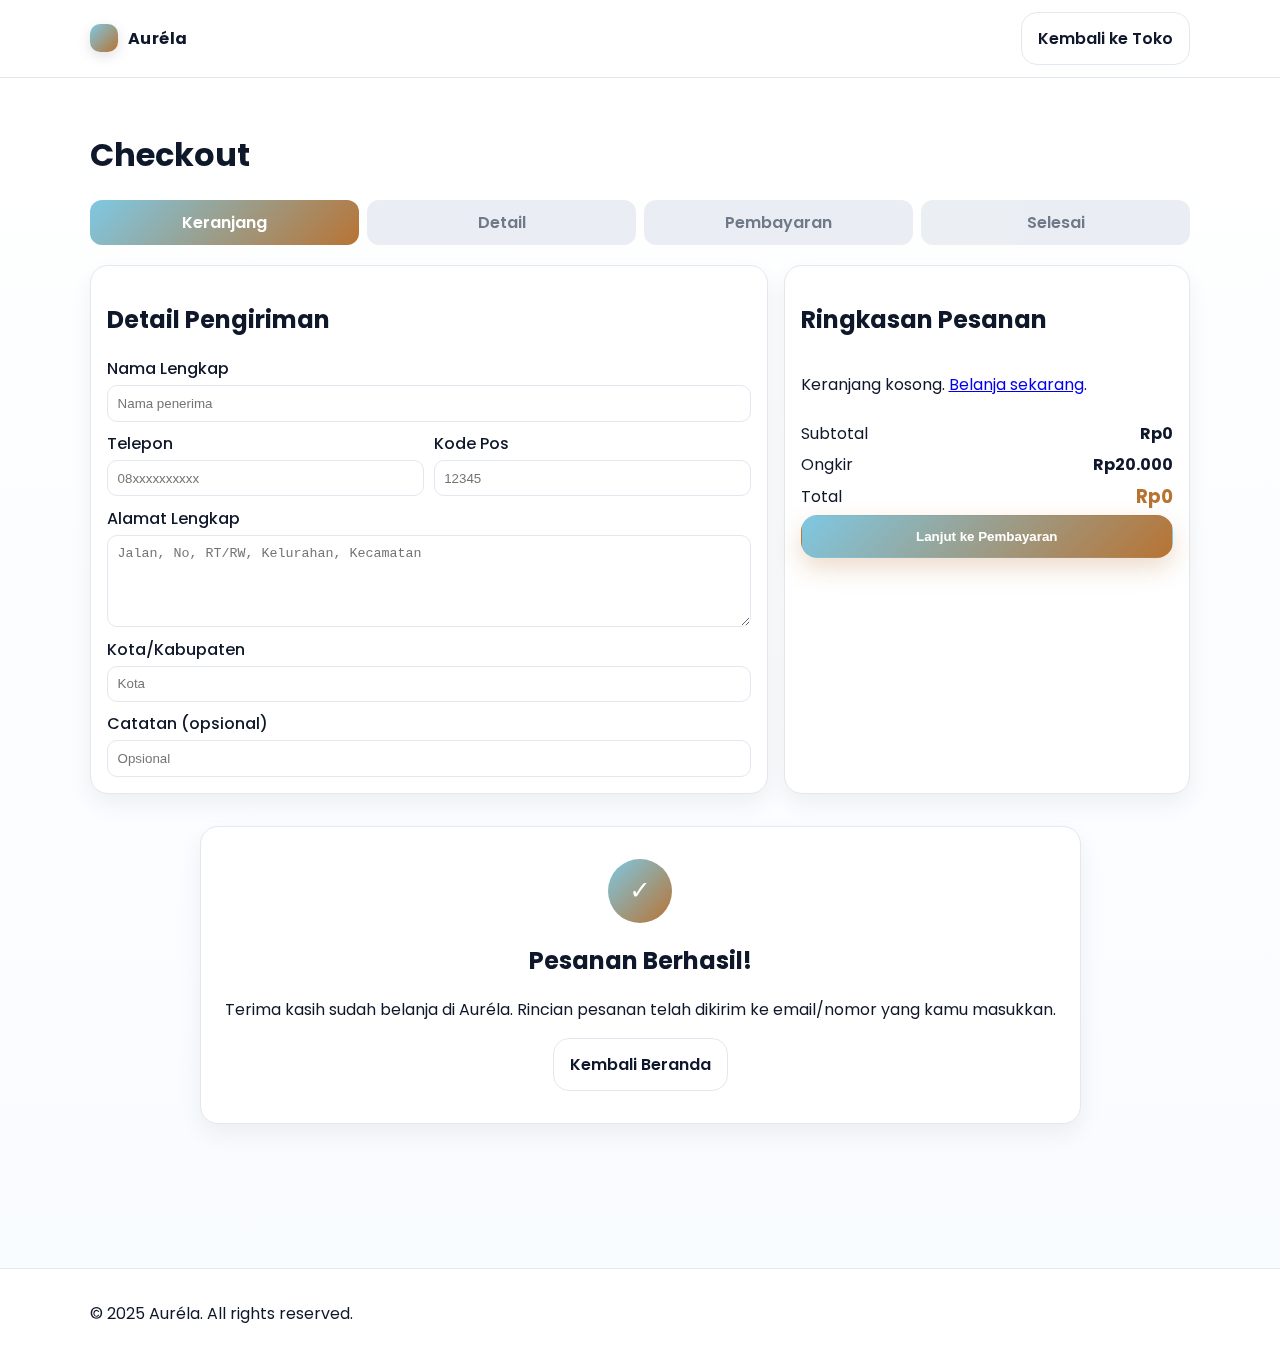
<file: checkout.html>
<!DOCTYPE html>
<html lang="id">
<head>
  <meta charset="utf-8" />
  <meta name="viewport" content="width=device-width, initial-scale=1" />
  <title>Auréla — Checkout</title>
  <link rel="preconnect" href="https://fonts.googleapis.com">
  <link rel="preconnect" href="https://fonts.gstatic.com" crossorigin>
  <link href="https://fonts.googleapis.com/css2?family=Poppins:wght@300;400;500;600&display=swap" rel="stylesheet">
  <link rel="stylesheet" href="styles.css" />
</head>
<body class="checkout-body">
  <header class="nav">
    <div class="container nav-inner">
      <div class="brand">
        <span class="logo-icon"></span>
        <span class="brand-name">Auréla</span>
      </div>
      <a href="index.html" class="btn ghost">Kembali ke Toko</a>
    </div>
  </header>

  <main class="container checkout">
    <h1>Checkout</h1>

    <div class="progress">
      <div class="progress-step active" data-step="1">Keranjang</div>
      <div class="progress-step" data-step="2">Detail</div>
      <div class="progress-step" data-step="3">Pembayaran</div>
      <div class="progress-step" data-step="4">Selesai</div>
    </div>

    <div class="checkout-grid">
      <section class="card">
        <h2>Detail Pengiriman</h2>
        <form id="shipForm" class="form">
          <label>Nama Lengkap<input required name="name" placeholder="Nama penerima"></label>
          <div class="row">
            <label>Telepon<input required name="phone" placeholder="08xxxxxxxxxx"></label>
            <label>Kode Pos<input required name="zip" placeholder="12345" pattern="\d{5}"></label>
          </div>
          <label>Alamat Lengkap<textarea required name="address" placeholder="Jalan, No, RT/RW, Kelurahan, Kecamatan"></textarea></label>
          <label>Kota/Kabupaten<input required name="city" placeholder="Kota"></label>
          <label>Catatan (opsional)<input name="note" placeholder="Opsional"></label>
        </form>
      </section>

      <aside class="card order">
        <h2>Ringkasan Pesanan</h2>
        <div id="orderItems"></div>
        <div class="split">
          <span>Subtotal</span><strong id="orderSubtotal">Rp0</strong>
        </div>
        <div class="split">
          <span>Ongkir</span><strong id="orderShip">Rp20.000</strong>
        </div>
        <div class="split total">
          <span>Total</span><strong id="orderTotal">Rp0</strong>
        </div>
        <button id="toPayment" class="btn primary wfull">Lanjut ke Pembayaran</button>
      </aside>
    </div>

    <section class="card payment hidden" id="paymentSection">
      <h2>Pembayaran</h2>
      <form id="payForm" class="form">
        <label><input type="radio" name="pay" value="transfer" checked> Transfer Bank</label>
        <label><input type="radio" name="pay" value="ewallet"> E-Wallet</label>
        <label><input type="radio" name="pay" value="cod"> Bayar di Tempat (COD)</label>
      </form>
      <button id="placeOrder" class="btn primary">Buat Pesanan</button>
    </section>

    <section class="success hidden" id="successSection" aria-live="polite">
      <div class="success-card">
        <div class="checkmark">✓</div>
        <h2>Pesanan Berhasil!</h2>
        <p>Terima kasih sudah belanja di Auréla. Rincian pesanan telah dikirim ke email/nomor yang kamu masukkan.</p>
        <a href="index.html" class="btn ghost">Kembali Beranda</a>
      </div>
    </section>
  </main>

  <footer class="footer">
    <div class="container foot-inner">
      <p>© 2025 Auréla. All rights reserved.</p>
    </div>
  </footer>

  <script src="app.js"></script>
</body>
</html>
</file>
<file: styles.css>
:root{
  --sky:#7EC8E3;
  --copper:#B87333;
  --dark:#0f172a;
  --light:#f8fafc;
  --muted:#64748b;
}
*{box-sizing:border-box}
html,body{margin:0;padding:0;font-family:Poppins,system-ui,-apple-system,Segoe UI,Roboto,'Helvetica Neue',Arial,sans-serif;color:var(--dark);background:#fff;scroll-behavior:smooth}
.container{max-width:1100px;margin:0 auto;padding:0 1rem}

/* Nav */
.nav{position:sticky;top:0;background:linear-gradient(180deg,#fff,rgba(255,255,255,.9));backdrop-filter:saturate(120%) blur(6px);border-bottom:1px solid #e2e8f0;z-index:10}
.nav-inner{display:flex;align-items:center;justify-content:space-between;gap:.75rem;padding:.75rem 0}
.brand{display:flex;align-items:center;gap:.6rem;font-weight:700}
.logo-icon{width:28px;height:28px;border-radius:10px;background:linear-gradient(135deg,var(--sky),var(--copper));box-shadow:0 4px 14px rgba(0,0,0,.12)}
.brand-name{letter-spacing:.5px}
.menu a{color:var(--muted);text-decoration:none;margin:0 .6rem;font-weight:500}
.menu a:hover{color:var(--dark)}
.actions{display:flex;align-items:center;gap:.5rem}
.icon-btn, .cart-btn{display:inline-flex;align-items:center;justify-content:center;gap:.4rem;background:#fff;border:1px solid #e2e8f0;border-radius:14px;padding:.5rem .6rem;cursor:pointer;transition:.2s transform, .3s box-shadow}
.icon-btn:hover,.cart-btn:hover{transform:translateY(-1px);box-shadow:0 6px 16px rgba(0,0,0,.08)}
.cart-count{background:var(--copper);color:#fff;border-radius:999px;padding:.05rem .4rem;font-size:.75rem}

/* Hero */
.hero{display:grid;grid-template-columns:1.1fr .9fr;gap:2rem;align-items:center;padding:3rem 1rem}
.eyebrow{color:var(--copper);font-weight:600;letter-spacing:.6px;margin:0 0 .25rem}
.hero h1{font-size:clamp(2rem,6vw,3.2rem);line-height:1.05;margin:.25rem 0 .5rem;background:linear-gradient(90deg,var(--dark),var(--copper));-webkit-background-clip:text;background-clip:text;color:transparent}
.sub{color:var(--muted)}
.cta{display:flex;gap:.8rem;margin-top:1rem}
.btn{display:inline-block;border-radius:16px;padding:.8rem 1rem;text-decoration:none;border:1px solid #e2e8f0;transition:.25s transform, .25s background, .25s color;font-weight:600}
.btn.primary{background:linear-gradient(135deg,var(--sky),var(--copper));border-color:transparent;color:#fff;box-shadow:0 10px 24px rgba(184,115,51,.25)}
.btn.primary:hover{transform:translateY(-1px)}
.btn.ghost{background:#fff;color:var(--dark)}
.btn.ghost:hover{background:#f1f5f9}
.btn.wfull{width:100%}
.hero-art{position:relative;display:grid;place-items:center}
.floaty{width:100%;max-width:460px;animation:float 6s ease-in-out infinite}
@keyframes float{0%,100%{transform:translateY(0)}50%{transform:translateY(-10px)}}

/* Slider */
.slider-wrap{background:linear-gradient(180deg,#fff 0,#f8fbff 60%,#fff 100%);padding:1rem 0 3rem}
.slider{position:relative;display:grid;grid-template-columns:auto 1fr auto;align-items:center;gap:1rem}
.slides{overflow:hidden;position:relative;border-radius:18px}
.slides .track{display:grid;grid-auto-flow:column;grid-auto-columns:100%;transition:transform .5s ease;will-change:transform}
.slide{position:relative;display:grid;grid-template-columns:1.1fr .9fr;gap:1rem;align-items:center;background:#fff;border:1px solid #e2e8f0;border-radius:18px;box-shadow:0 10px 30px rgba(0,0,0,.06);padding:1.25rem}
.slide .txt h3{margin:.25rem 0}
.slide .txt p{color:var(--muted)}
.slide .txt .price{font-weight:700;color:var(--copper)}
.slide .img{display:grid;place-items:center}
.slide .img img{max-width:360px;width:100%}
.slide-nav{border:none;background:#fff;border:1px solid #e2e8f0;border-radius:14px;padding:.6rem 1rem;cursor:pointer;font-size:1.4rem}
.dots{display:flex;justify-content:center;gap:.35rem;margin-top:.75rem}
.dots button{width:8px;height:8px;border-radius:999px;border:none;background:#cbd5e1;opacity:.8;cursor:pointer}
.dots button.active{background:var(--copper);opacity:1}

/* Grid products */
.section-title{font-size:1.6rem;margin:1.5rem 0 .75rem}
.grid{display:grid;grid-template-columns:repeat(4,1fr);gap:1rem}
.card{border:1px solid #e2e8f0;border-radius:18px;background:#fff;box-shadow:0 10px 24px rgba(0,0,0,.06);padding:1rem}
.product .thumb{display:grid;place-items:center;aspect-ratio:1;border-radius:14px;background:linear-gradient(135deg,rgba(126,200,227,.15),rgba(184,115,51,.15))}
.product img{width:76%;filter:drop-shadow(0 6px 12px rgba(0,0,0,.15))}
.product h4{margin:.5rem 0 .25rem;font-size:1rem}
.price-row{display:flex;align-items:center;justify-content:space-between}
.price-tag{color:var(--copper);font-weight:700}
.add{margin-top:.6rem}
.add button{width:100%;padding:.55rem .8rem;border:none;border-radius:12px;background:linear-gradient(135deg,var(--sky),var(--copper));color:#fff;font-weight:600;cursor:pointer}
.add button:hover{opacity:.95}

/* About */
.about{padding:2rem 0 3rem}
.about-card{display:grid;gap:.5rem}
.ticks{display:grid;gap:.25rem;margin:.25rem 0 0;padding-left:1rem}
.ticks li{color:var(--muted)}

/* Footer */
.footer{border-top:1px solid #e2e8f0;margin-top:3rem;background:#fff}
.foot-inner{display:flex;align-items:center;justify-content:space-between;padding:1rem 0}
.icon-link{display:inline-flex;align-items:center;justify-content:center;width:36px;height:36px;border-radius:50%;border:1px solid #e2e8f0;color:var(--dark)}
.icon-link:hover{background:#f1f5f9}

/* Cart drawer */
.cart-drawer{position:fixed;top:0;right:-420px;width:360px;max-width:85vw;height:100dvh;background:#fff;border-left:1px solid #e2e8f0;box-shadow:-12px 0 24px rgba(0,0,0,.08);transition:right .35s ease;display:flex;flex-direction:column;z-index:20}
.cart-drawer.open{right:0}
.cart-header{display:flex;align-items:center;justify-content:space-between;padding:1rem;border-bottom:1px solid #e2e8f0}
.cart-body{flex:1;overflow:auto;padding:1rem;display:grid;gap:.75rem}
.cart-item{display:grid;grid-template-columns:auto 1fr auto;gap:.75rem;align-items:center;border:1px solid #e2e8f0;border-radius:14px;padding:.5rem}
.cart-item img{width:58px;height:58px;object-fit:contain}
.qty{display:flex;align-items:center;gap:.35rem}
.qty button{border:1px solid #e2e8f0;background:#fff;border-radius:8px;padding:.2rem .45rem;cursor:pointer}
.cart-footer{border-top:1px solid #e2e8f0;padding:1rem;display:grid;gap:.6rem}
.total{display:flex;align-items:center;justify-content:space-between}
.overlay{position:fixed;inset:0;background:rgba(15,23,42,.35);backdrop-filter:blur(2px);opacity:0;pointer-events:none;transition:opacity .3s;z-index:15}
.overlay.show{opacity:1;pointer-events:auto}

/* Checkout */
.checkout-body{background:linear-gradient(180deg,#fff,#f8fbff)}
.checkout{padding:2rem 0 3rem}
.progress{display:grid;grid-template-columns:repeat(4,1fr);gap:.5rem;margin:1rem 0 1.25rem}
.progress-step{text-align:center;padding:.6rem;border-radius:12px;background:#e2e8f0;color:#334155;font-weight:600;opacity:.7;transition:.25s}
.progress-step.active, .progress-step.done{background:linear-gradient(135deg,var(--sky),var(--copper));color:#fff;opacity:1}
.checkout-grid{display:grid;grid-template-columns:2fr 1.2fr;gap:1rem}
.form{display:grid;gap:.6rem}
.form label{display:grid;gap:.25rem;font-weight:500}
.form input,.form textarea{border:1px solid #e2e8f0;border-radius:10px;padding:.6rem}
.form textarea{min-height:92px;resize:vertical}
.row{display:grid;grid-template-columns:1fr 1fr;gap:.6rem}
.split{display:flex;align-items:center;justify-content:space-between;margin:.35rem 0}
.split.total strong{font-size:1.15rem;color:var(--copper)}
.order #orderItems{display:grid;gap:.5rem;margin:.5rem 0}
.order-item{display:flex;align-items:center;gap:.6rem}
.order-item img{width:44px;height:44px;object-fit:contain}
.payment{margin-top:1rem}
.hidden{display:none}
.success{display:grid;place-items:center;padding:2rem 0 3rem}
.success-card{text-align:center;background:#fff;border:1px solid #e2e8f0;border-radius:18px;padding:2rem 1.5rem;box-shadow:0 10px 24px rgba(0,0,0,.06)}
.checkmark{width:64px;height:64px;border-radius:50%;display:grid;place-items:center;margin:0 auto .5rem;font-size:1.6rem;background:linear-gradient(135deg,var(--sky),var(--copper));color:#fff}

/* Utilities */
@media (max-width: 900px){
  .hero{grid-template-columns:1fr;gap:1rem}
  .grid{grid-template-columns:repeat(2,1fr)}
  .checkout-grid{grid-template-columns:1fr}
  .row{grid-template-columns:1fr}
}
</file>
